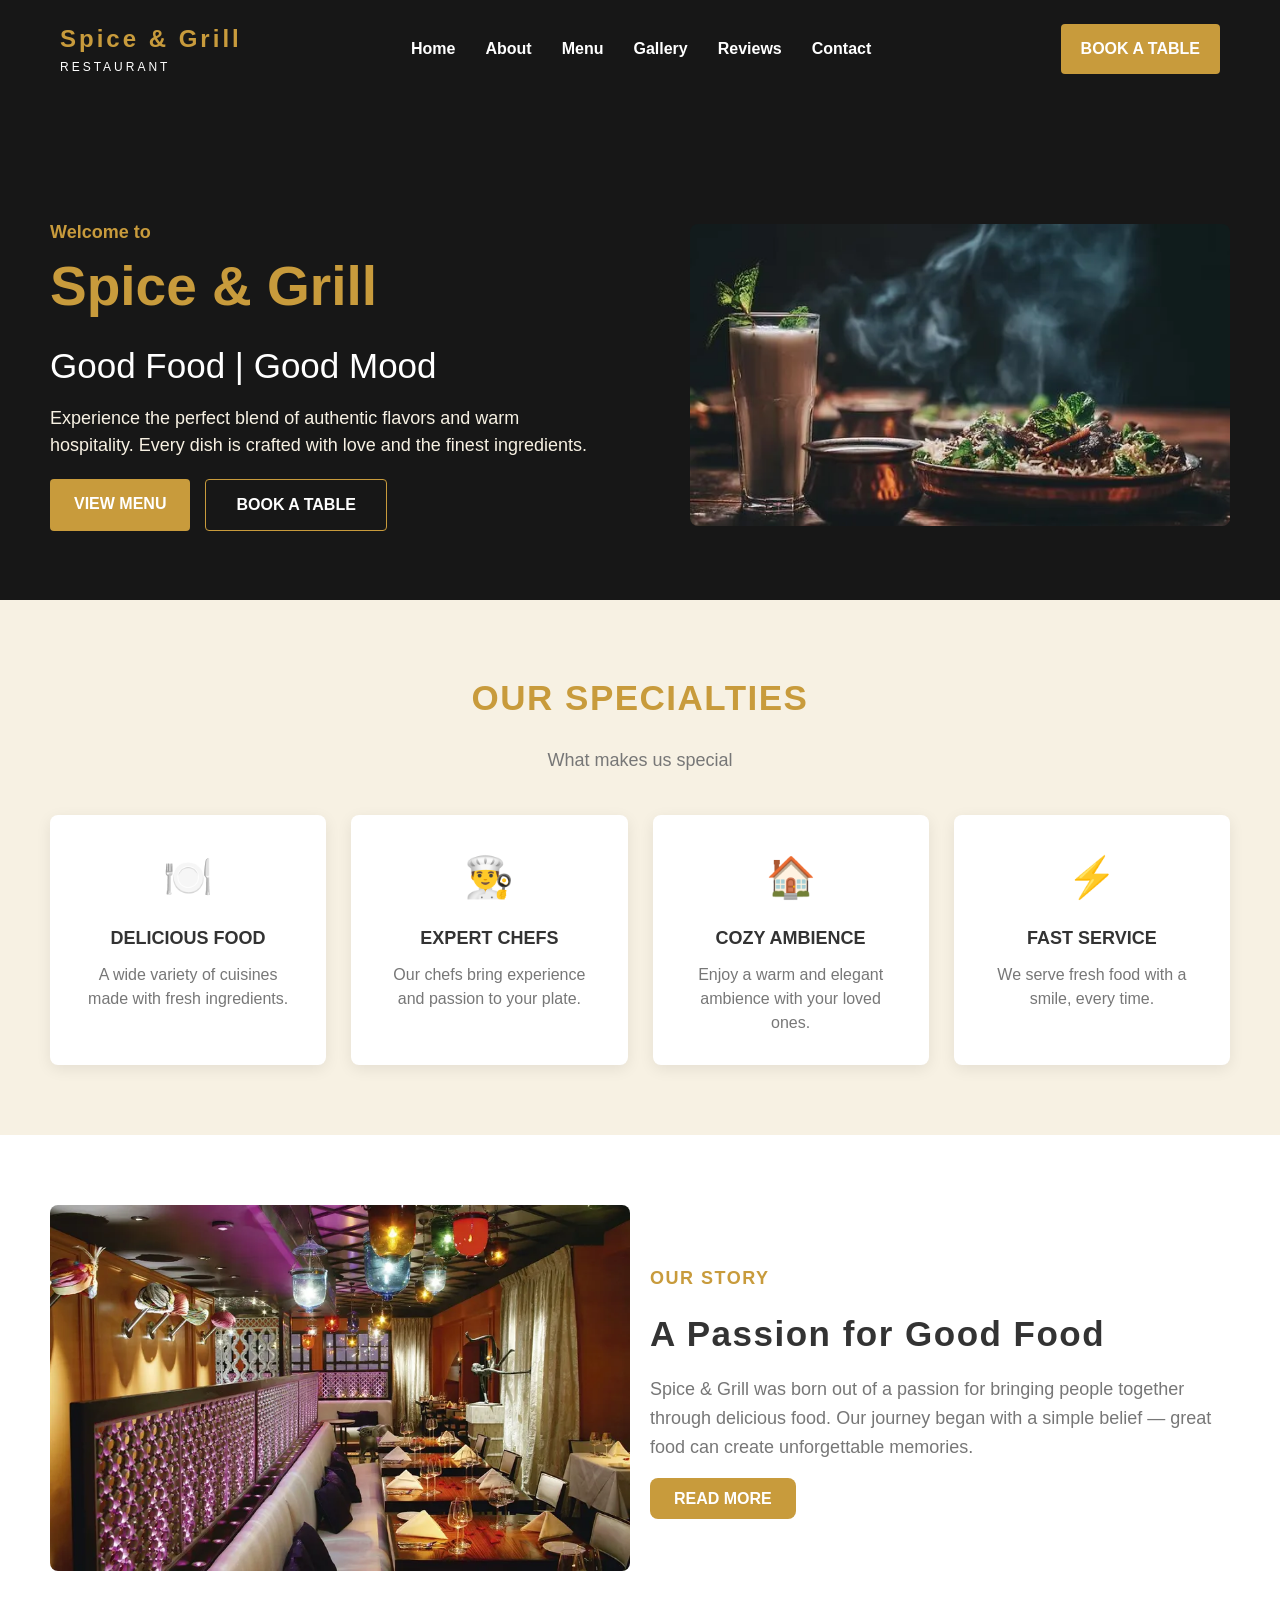
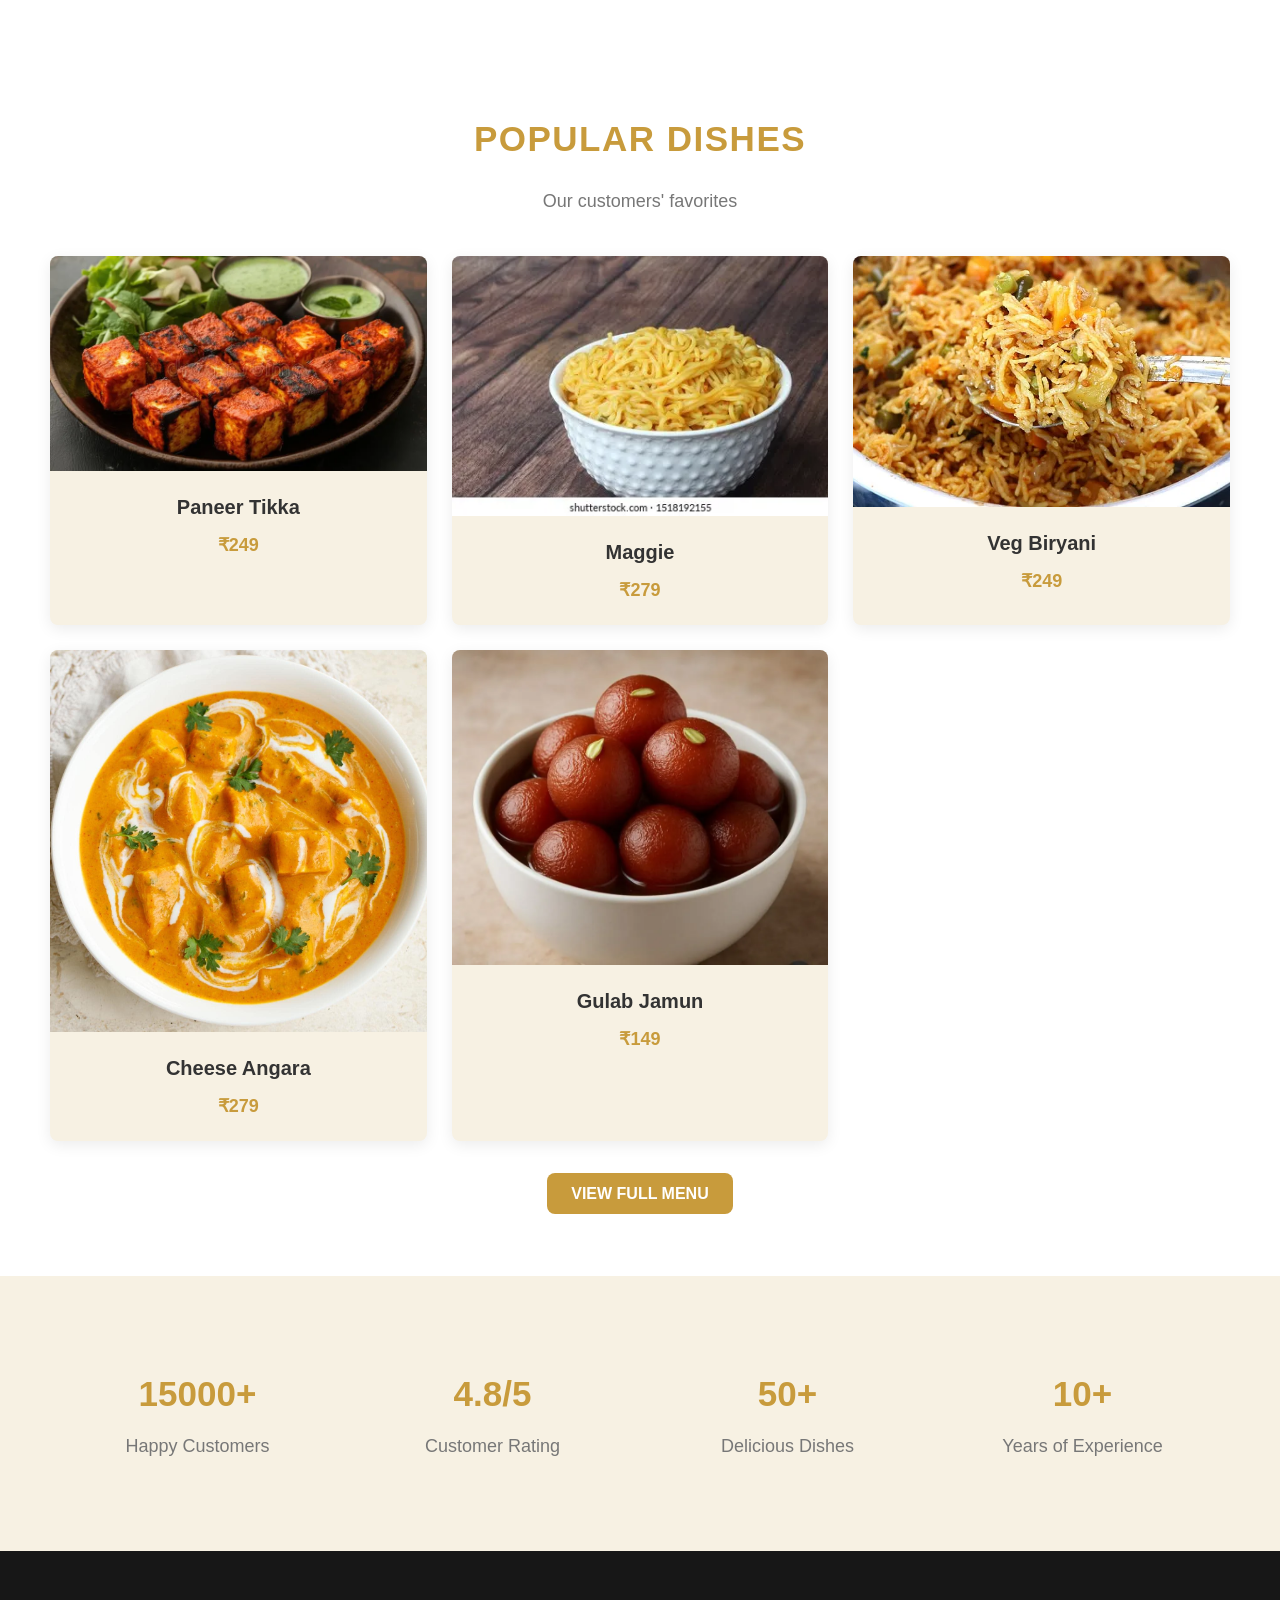
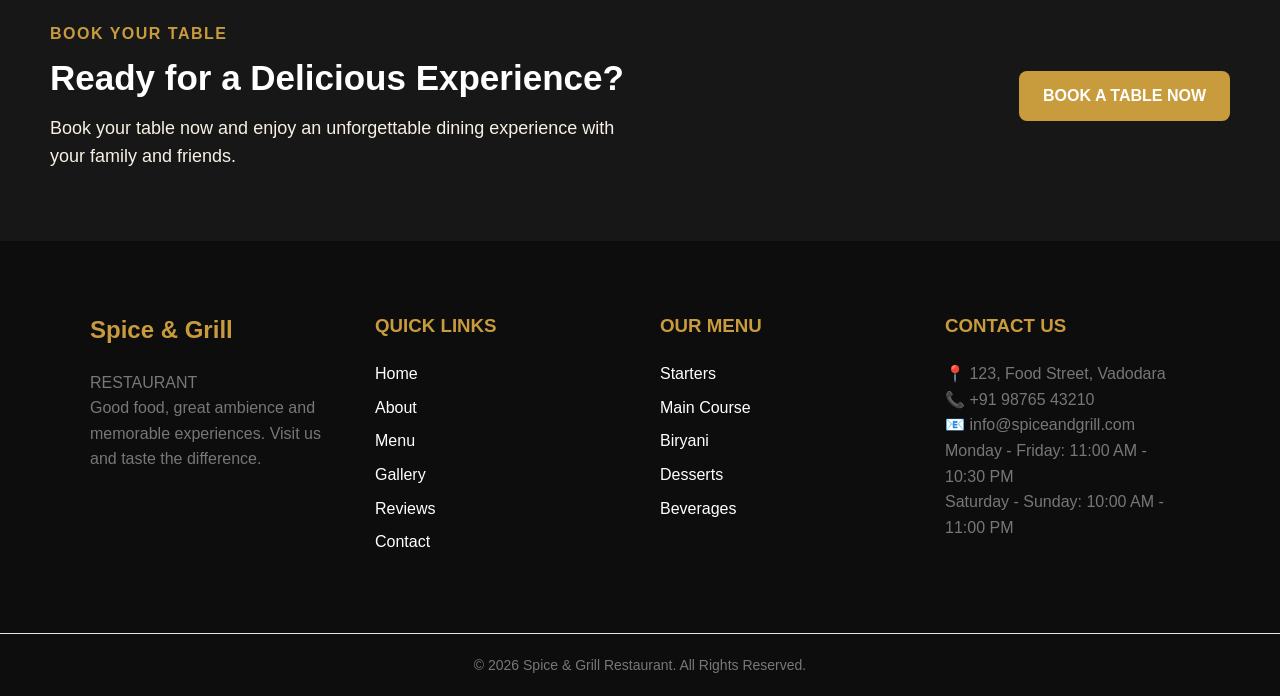
<file: index.html>
<!DOCTYPE html>
<html lang="en">
<head>
    <meta charset="UTF-8">
    <meta name="viewport" content="width=device-width, initial-scale=1.0">
    <title>Spice & Grill | Restaurant</title>
    <link rel="stylesheet" href="style.css">
</head>
<body>
    <header>
        <nav>
    <div class="logo">
        <h2>Spice & Grill</h2>
        <p>RESTAURANT</p>
    </div>
    <input type="checkbox" id="menu-toggle">
    <label for="menu-toggle" class="menu-icon">☰</label>
    <ul>
        <li><a href="index.html">Home</a></li>
        <li><a href="about.html">About</a></li>
        <li><a href="menu.html">Menu</a></li>
        <li><a href="gallery.html">Gallery</a></li>
        <li><a href="reviews.html">Reviews</a></li>
        <li><a href="contact.html">Contact</a></li>
    </ul>

    <a href="contact.html" class="nav-button">BOOK A TABLE</a>
</nav>
    </header>

    <main>
        <section class="hero">
            <div class="hero-content">
                <p class="hero-welcome">Welcome to</p>
                <h1>Spice & Grill</h1>
                <h2>Good Food | Good Mood</h2>
                <p class="hero-description">Experience the perfect blend of authentic flavors and warm hospitality. Every dish is crafted with love and the finest ingredients.</p>
                <div class="hero-buttons">
                    <a href="menu.html" class="btn-primary">VIEW MENU</a>
                    <a href="contact.html" class="btn-secondary">BOOK A TABLE</a>
                </div>
            </div>
            <div class="hero-image">
                <img src="index_1.webp" alt="Delicious grilled food">
            </div>
        </section>

        <section class="specialties">
            <div class="section-heading">
                <h2>OUR SPECIALTIES</h2>
                <p>What makes us special</p>
            </div>
            <div class="specialty-container">
                <article class="specialty-card">
                    <div class="icon">🍽️</div>
                    <h3>DELICIOUS FOOD</h3>
                    <p>A wide variety of cuisines made with fresh ingredients.</p>
                </article>
                <article class="specialty-card">
                    <div class="icon">👨‍🍳</div>
                    <h3>EXPERT CHEFS</h3>
                    <p>Our chefs bring experience and passion to your plate.</p>
                </article>
                <article class="specialty-card">
                    <div class="icon">🏠</div>
                    <h3>COZY AMBIENCE</h3>
                    <p>Enjoy a warm and elegant ambience with your loved ones.</p>
                </article>
                <article class="specialty-card">
                    <div class="icon">⚡</div>
                    <h3>FAST SERVICE</h3>
                    <p>We serve fresh food with a smile, every time.</p>
                </article>
            </div>
        </section>

        <section class="about-preview">
            <div class="about-image">
                <img src="index_2.webp" alt="Spice and Grill restaurant interior">
            </div>
            <div class="about-content">
                <p class="about-label">OUR STORY</p>
                <h2>A Passion for Good Food</h2>
                <p class="about-description">Spice & Grill was born out of a passion for bringing people together through delicious food. Our journey began with a simple belief — great food can create unforgettable memories.</p>
                <a href="about.html" class="about-btn">READ MORE</a>
            </div>
        </section>
        
        <section class="popular-dishes">
            <div class="section-heading">
                <h2>POPULAR DISHES</h2>
                <p>Our customers' favorites</p>
            </div>
            <div class="dish-container">
                <article class="dish-card">
                    <img src="index_3.webp" alt="Paneer Tikka">
                    <div class="dish-content">
                        <h3>Paneer Tikka</h3>
                        <p>₹249</p>
                    </div>
                </article>
                <article class="dish-card">
                    <img src="index_4.webp" alt="Maggie">
                    <div class="dish-content">
                        <h3>Maggie</h3>
                        <p>₹279</p>
                    </div>
                </article>
                <article class="dish-card">
                    <img src="index_5.webp" alt="Veg Biryani">
                    <div class="dish-content">
                        <h3>Veg Biryani</h3>
                        <p>₹249</p>
                    </div>
                </article>
                <article class="dish-card">
                    <img src="index_6.jpg" alt="Cheese Angara">
                    <div class="dish-content">
                        <h3>Cheese Angara</h3>
                        <p>₹279</p>
                    </div>
                </article>
                <article class="dish-card">
                    <img src="index_7.webp" alt="Gulab Jamun">
                    <div class="dish-content">
                        <h3>Gulab Jamun</h3>
                        <p>₹149</p>
                    </div>
                </article>
            </div>
            <div class="menu-button">
                <a href="menu.html">VIEW FULL MENU</a>
            </div>
        </section>

        <section class="statistics">
            <div class="stat">
                <h2>15000+</h2>
                <p>Happy Customers</p>
            </div>
            <div class="stat">
                <h2>4.8/5</h2>
                <p>Customer Rating</p>
            </div>
            <div class="stat">
                <h2>50+</h2>
                <p>Delicious Dishes</p>
            </div>
            <div class="stat">
                <h2>10+</h2>
                <p>Years of Experience</p>
            </div>
        </section>

        <section class="cta">
            <div class="cta-content">
                <p class="cta-label">BOOK YOUR TABLE</p>
                <h2>Ready for a Delicious Experience?</h2>
                <p>Book your table now and enjoy an unforgettable dining experience with your family and friends.</p>
            </div>
            <a href="contact.html" class="cta-btn">BOOK A TABLE NOW</a>
        </section>
    </main>

    <footer>
        <div class="footer-container">
            <div class="footer-about">
                <h2>Spice & Grill</h2>
                <p>RESTAURANT</p>
                <p>Good food, great ambience and memorable experiences. Visit us and taste the difference.</p>
            </div>
            <div class="footer-links">
                <h3>QUICK LINKS</h3>
                <a href="index.html">Home</a>
                <a href="about.html">About</a>
                <a href="menu.html">Menu</a>
                <a href="gallery.html">Gallery</a>
                <a href="reviews.html">Reviews</a>
                <a href="contact.html">Contact</a>
            </div>
            <div class="footer-menu">
                <h3>OUR MENU</h3>
                <a href="menu.html">Starters</a>
                <a href="menu.html">Main Course</a>
                <a href="menu.html">Biryani</a>
                <a href="menu.html">Desserts</a>
                <a href="menu.html">Beverages</a>
            </div>
            <div class="footer-contact">
                <h3>CONTACT US</h3>
                <p>📍 123, Food Street, Vadodara</p>
                <p>📞 +91 98765 43210</p>
                <p>📧 info@spiceandgrill.com</p>
                <p>Monday - Friday: 11:00 AM - 10:30 PM</p>
                <p>Saturday - Sunday: 10:00 AM - 11:00 PM</p>
            </div>
        </div>
        <div class="copyright">
            <p>© 2026 Spice & Grill Restaurant. All Rights Reserved.</p>
        </div>
    </footer>
</body>
</html>
</file>
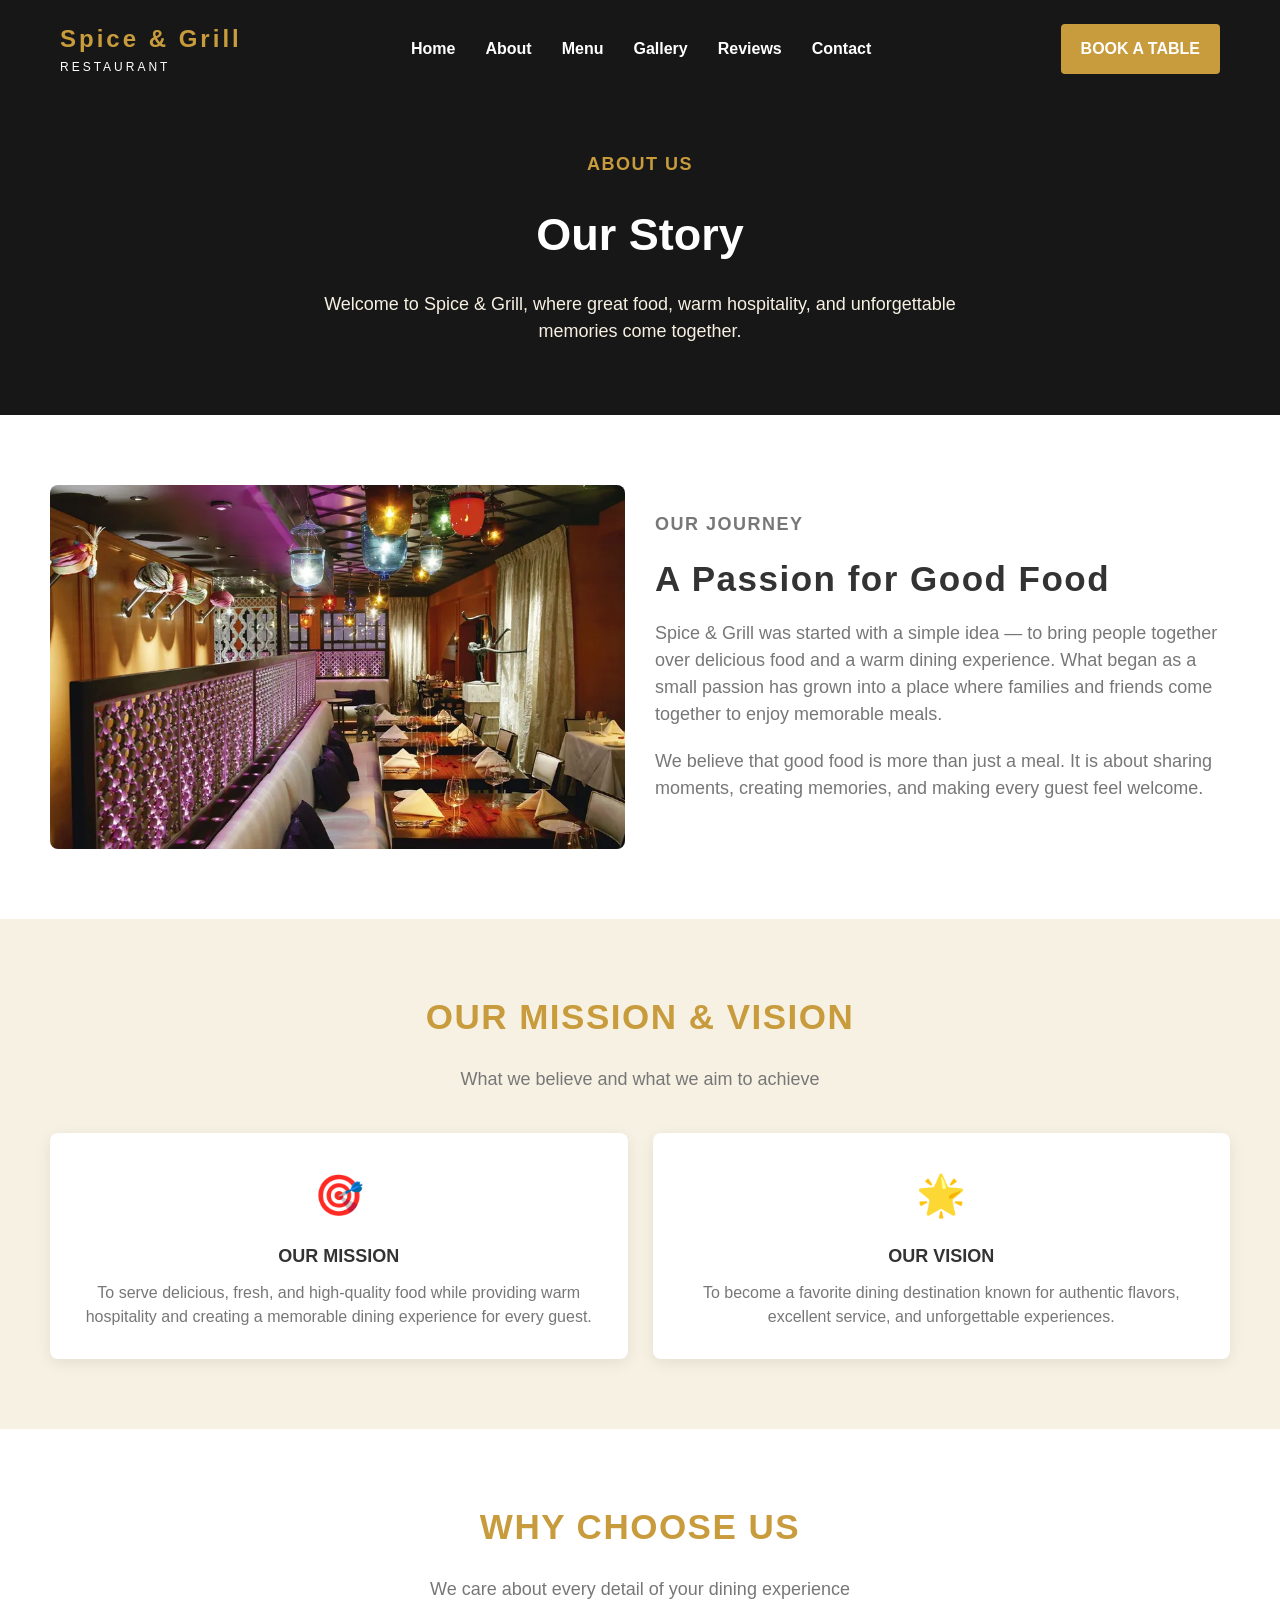
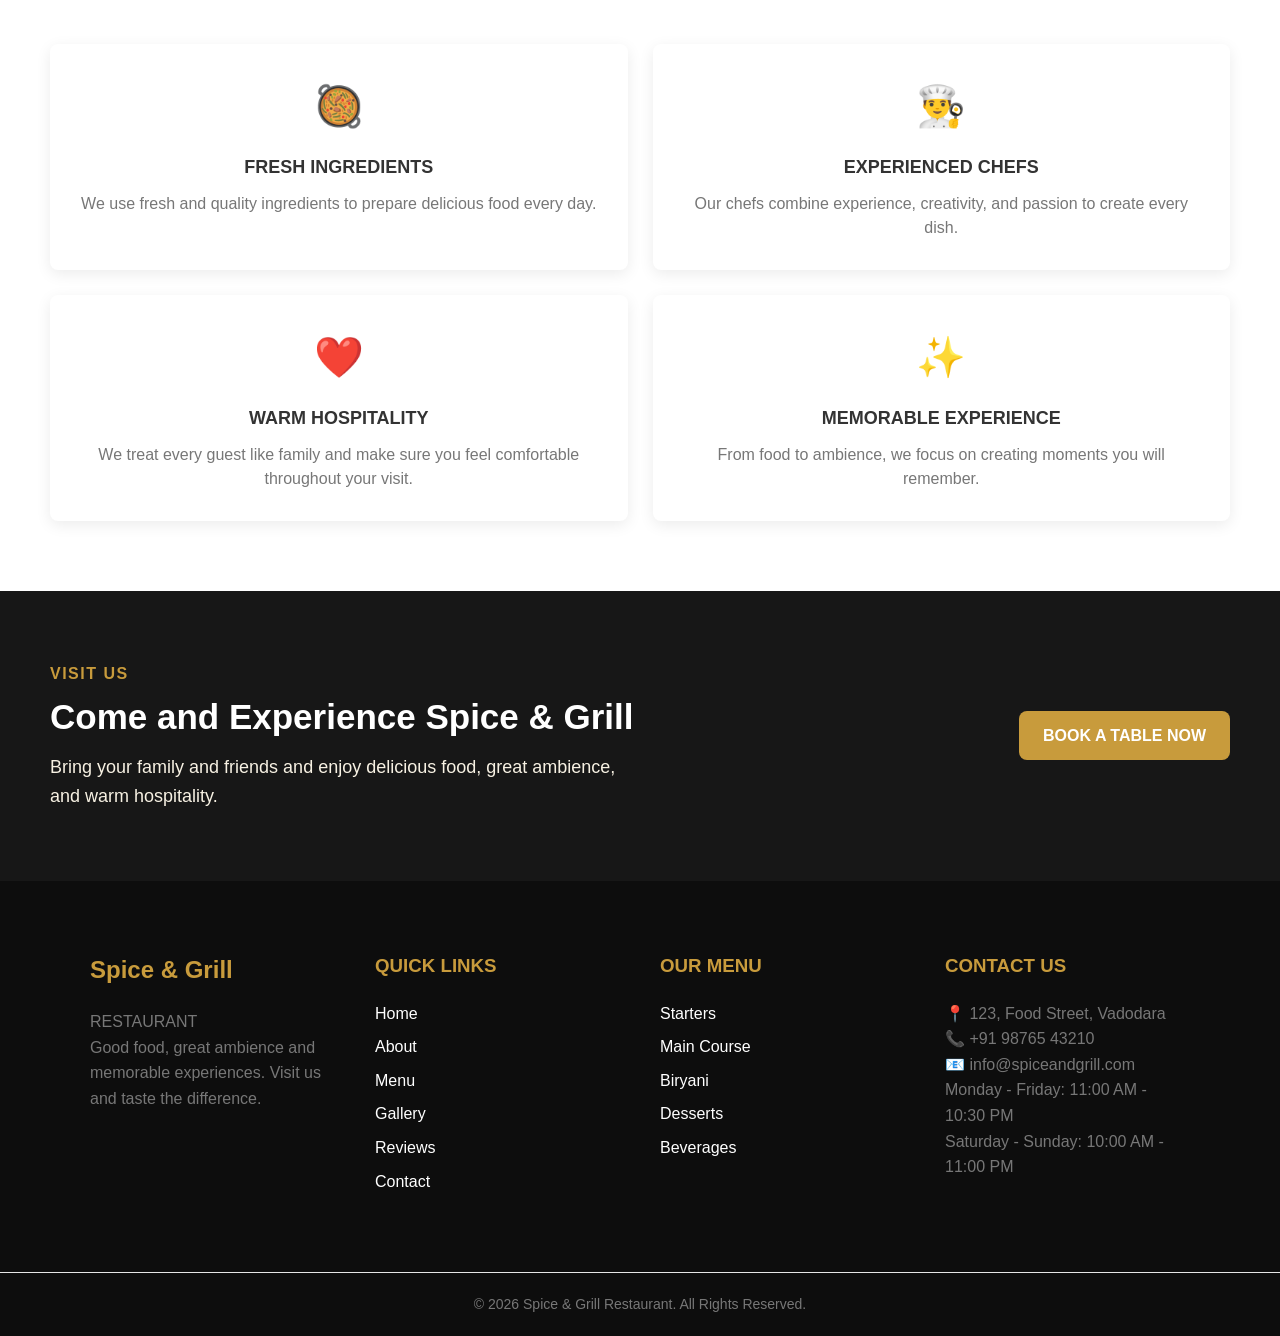
<file: about.html>
<!DOCTYPE html>
<html lang="en">
<head>
    <meta charset="UTF-8">
    <meta name="viewport" content="width=device-width, initial-scale=1.0">
    <title>About Us | Spice & Grill</title>
    <link rel="stylesheet" href="style.css">
</head>

<body>
    <header>
        <nav>
            <div class="logo">
                <h2>Spice & Grill</h2>
                <p>RESTAURANT</p>
            </div>
            <input type="checkbox" id="menu-toggle">
            <label for="menu-toggle" class="menu-icon">☰</label>
            <ul>
                <li><a href="index.html">Home</a></li>
                <li><a href="about.html">About</a></li>
                <li><a href="menu.html">Menu</a></li>
                <li><a href="gallery.html">Gallery</a></li>
                <li><a href="reviews.html">Reviews</a></li>
                <li><a href="contact.html">Contact</a></li>
            </ul>
            <a href="contact.html" class="nav-button">BOOK A TABLE</a>
        </nav>
    </header>
    <main>
        <section class="about-hero">
            <div class="about-hero-content">
                <p class="about-hero-label">ABOUT US</p>
                <h1>Our Story</h1>
                <p>Welcome to Spice & Grill, where great food, warm hospitality, and unforgettable memories come together.</p>
            </div>
        </section>
        <section class="our-story">
            <div class="story-image">
                <img src="index_2.webp" alt="Spice and Grill restaurant">
            </div>
            <div class="story-content">
                <p class="section-label">OUR JOURNEY</p>
                <h2>A Passion for Good Food</h2>
                <p>Spice & Grill was started with a simple idea — to bring people together over delicious food and a warm dining experience. What began as a small passion has grown into a place where families and friends come together to enjoy memorable meals.</p>
                <p>We believe that good food is more than just a meal. It is about sharing moments, creating memories, and making every guest feel welcome.</p>
            </div>
        </section>
        <section class="mission-vision">
            <div class="section-heading">
                <h2>OUR MISSION & VISION</h2>
                <p>What we believe and what we aim to achieve</p>
            </div>
            <div class="mission-container">
                <article class="mission-card">
                    <div class="icon">🎯</div>
                    <h3>OUR MISSION</h3>
                    <p>To serve delicious, fresh, and high-quality food while providing warm hospitality and creating a memorable dining experience for every guest.</p>
                </article>
                <article class="mission-card">
                    <div class="icon">🌟</div>
                    <h3>OUR VISION</h3>
                    <p>To become a favorite dining destination known for authentic flavors, excellent service, and unforgettable experiences.</p>
                </article>
            </div>
        </section>
        <section class="why-choose">
            <div class="section-heading">
                <h2>WHY CHOOSE US</h2>
                <p>We care about every detail of your dining experience</p>
            </div>
            <div class="why-container">
                <article class="why-card">
                    <div class="icon">🥘</div>
                    <h3>FRESH INGREDIENTS</h3>
                    <p>We use fresh and quality ingredients to prepare delicious food every day.</p>
                </article>
                <article class="why-card">
                    <div class="icon">👨‍🍳</div>
                    <h3>EXPERIENCED CHEFS</h3>
                    <p>Our chefs combine experience, creativity, and passion to create every dish.</p>
                </article>
                <article class="why-card">
                    <div class="icon">❤️</div>
                    <h3>WARM HOSPITALITY</h3>
                    <p>We treat every guest like family and make sure you feel comfortable throughout your visit.</p>
                </article>
                <article class="why-card">
                    <div class="icon">✨</div>
                    <h3>MEMORABLE EXPERIENCE</h3>
                    <p>From food to ambience, we focus on creating moments you will remember.</p>
                </article>
            </div>
        </section>
        <section class="cta">
            <div class="cta-content">
                <p class="cta-label">VISIT US</p>
                <h2>Come and Experience Spice & Grill</h2>
                <p>Bring your family and friends and enjoy delicious food, great ambience, and warm hospitality.</p>
            </div>
            <a href="contact.html" class="cta-btn">BOOK A TABLE NOW</a>
        </section>
    </main>
    <footer>
        <div class="footer-container">
            <div class="footer-about">
                <h2>Spice & Grill</h2>
                <p>RESTAURANT</p>
                <p>Good food, great ambience and memorable experiences. Visit us and taste the difference.</p>
            </div>
            <div class="footer-links">
                <h3>QUICK LINKS</h3>
                <a href="index.html">Home</a>
                <a href="about.html">About</a>
                <a href="menu.html">Menu</a>
                <a href="gallery.html">Gallery</a>
                <a href="reviews.html">Reviews</a>
                <a href="contact.html">Contact</a>
            </div>
            <div class="footer-menu">
                <h3>OUR MENU</h3>
                <a href="menu.html">Starters</a>
                <a href="menu.html">Main Course</a>
                <a href="menu.html">Biryani</a>
                <a href="menu.html">Desserts</a>
                <a href="menu.html">Beverages</a>
            </div>
            <div class="footer-contact">
                <h3>CONTACT US</h3>
                <p>📍 123, Food Street, Vadodara</p>
                <p>📞 +91 98765 43210</p>
                <p>📧 info@spiceandgrill.com</p>
                <p>Monday - Friday: 11:00 AM - 10:30 PM</p>
                <p>Saturday - Sunday: 10:00 AM - 11:00 PM</p>
            </div>
        </div>
        <div class="copyright">
            <p>© 2026 Spice & Grill Restaurant. All Rights Reserved.</p>
        </div>
    </footer>
</body>
</html>
</file>
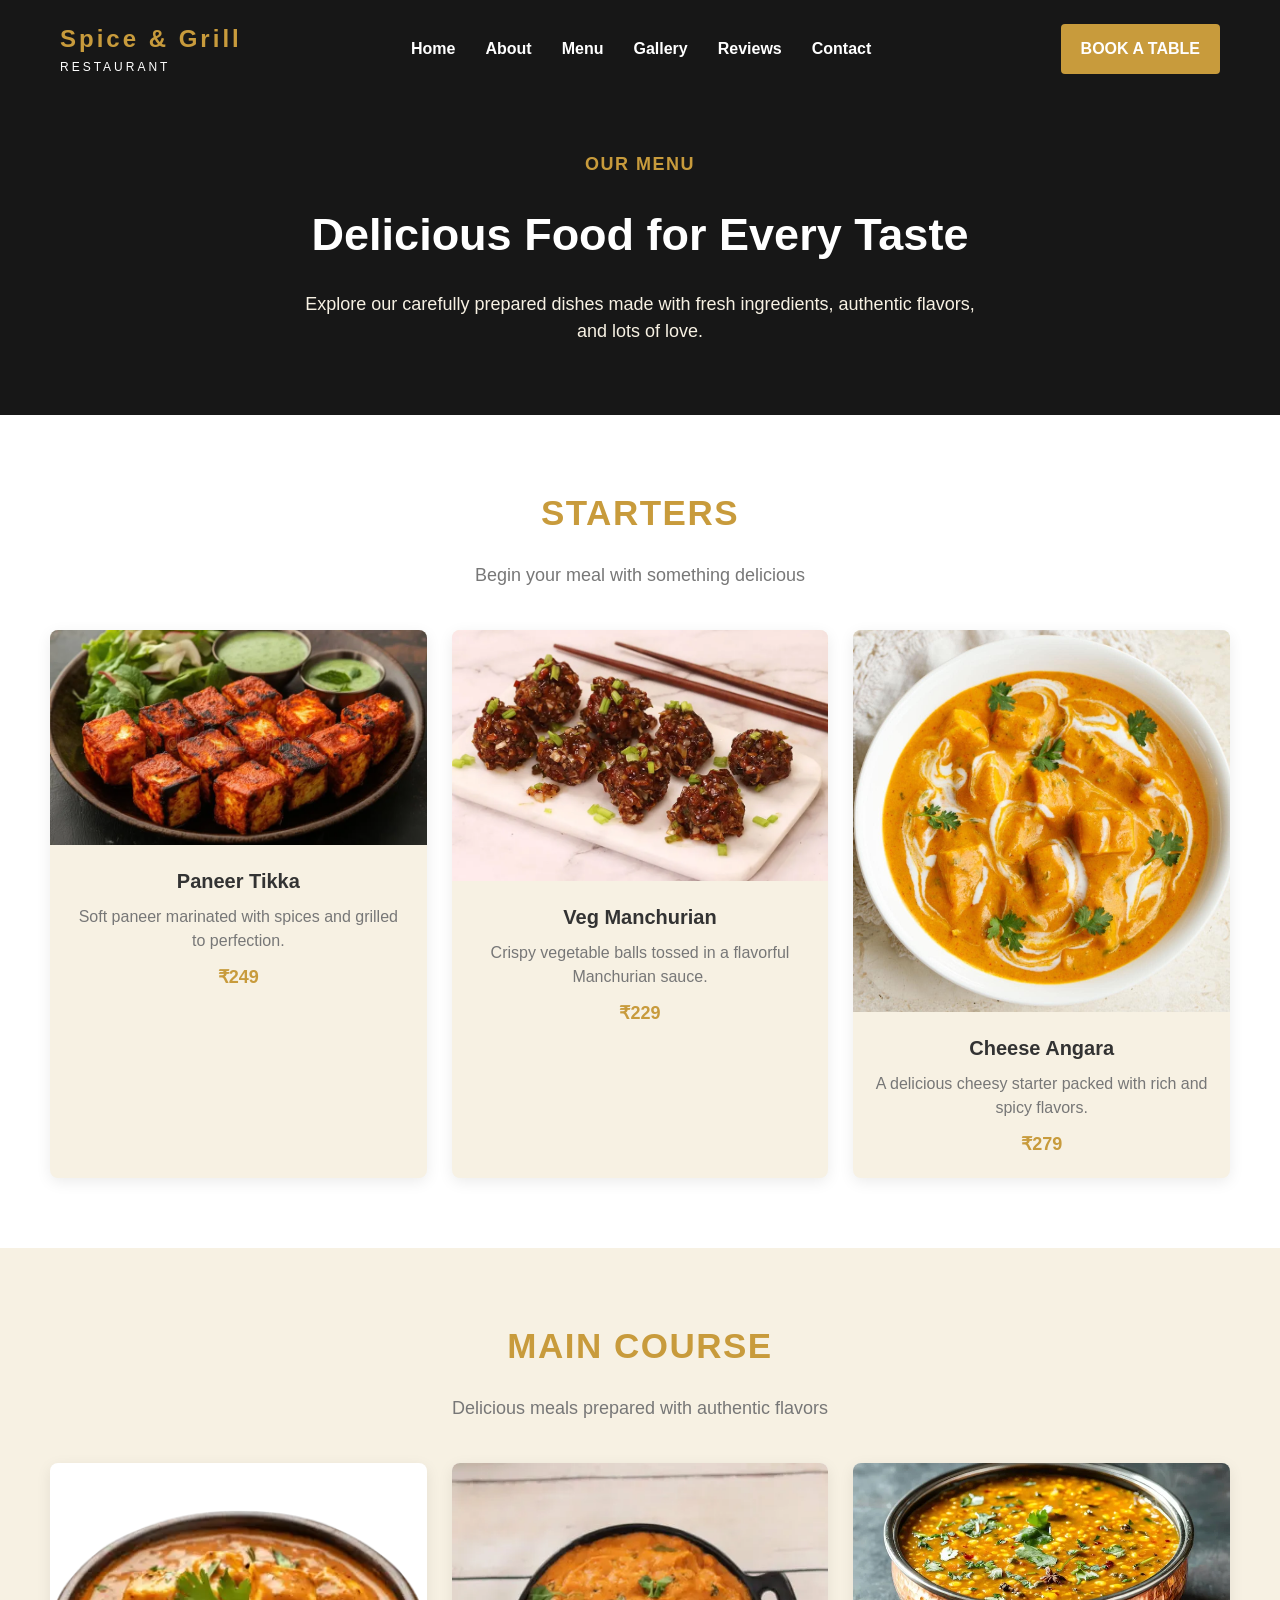
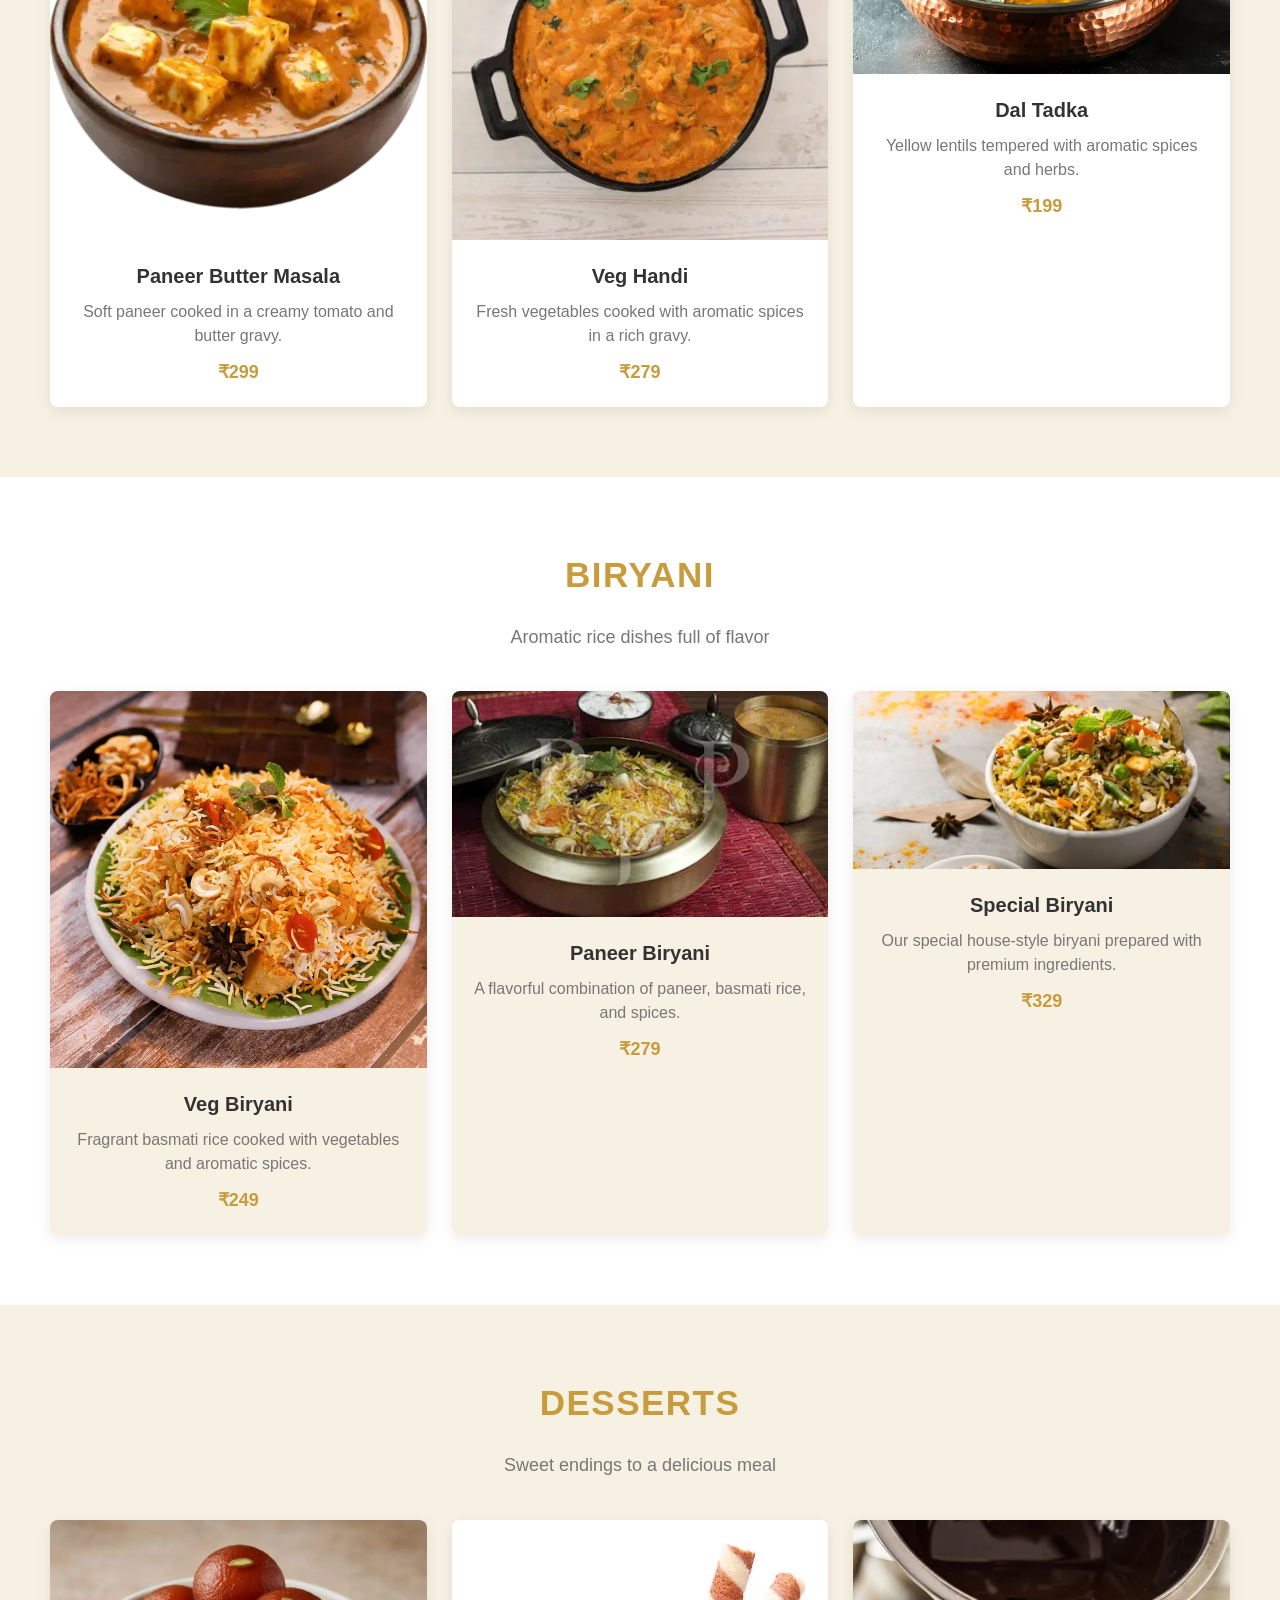
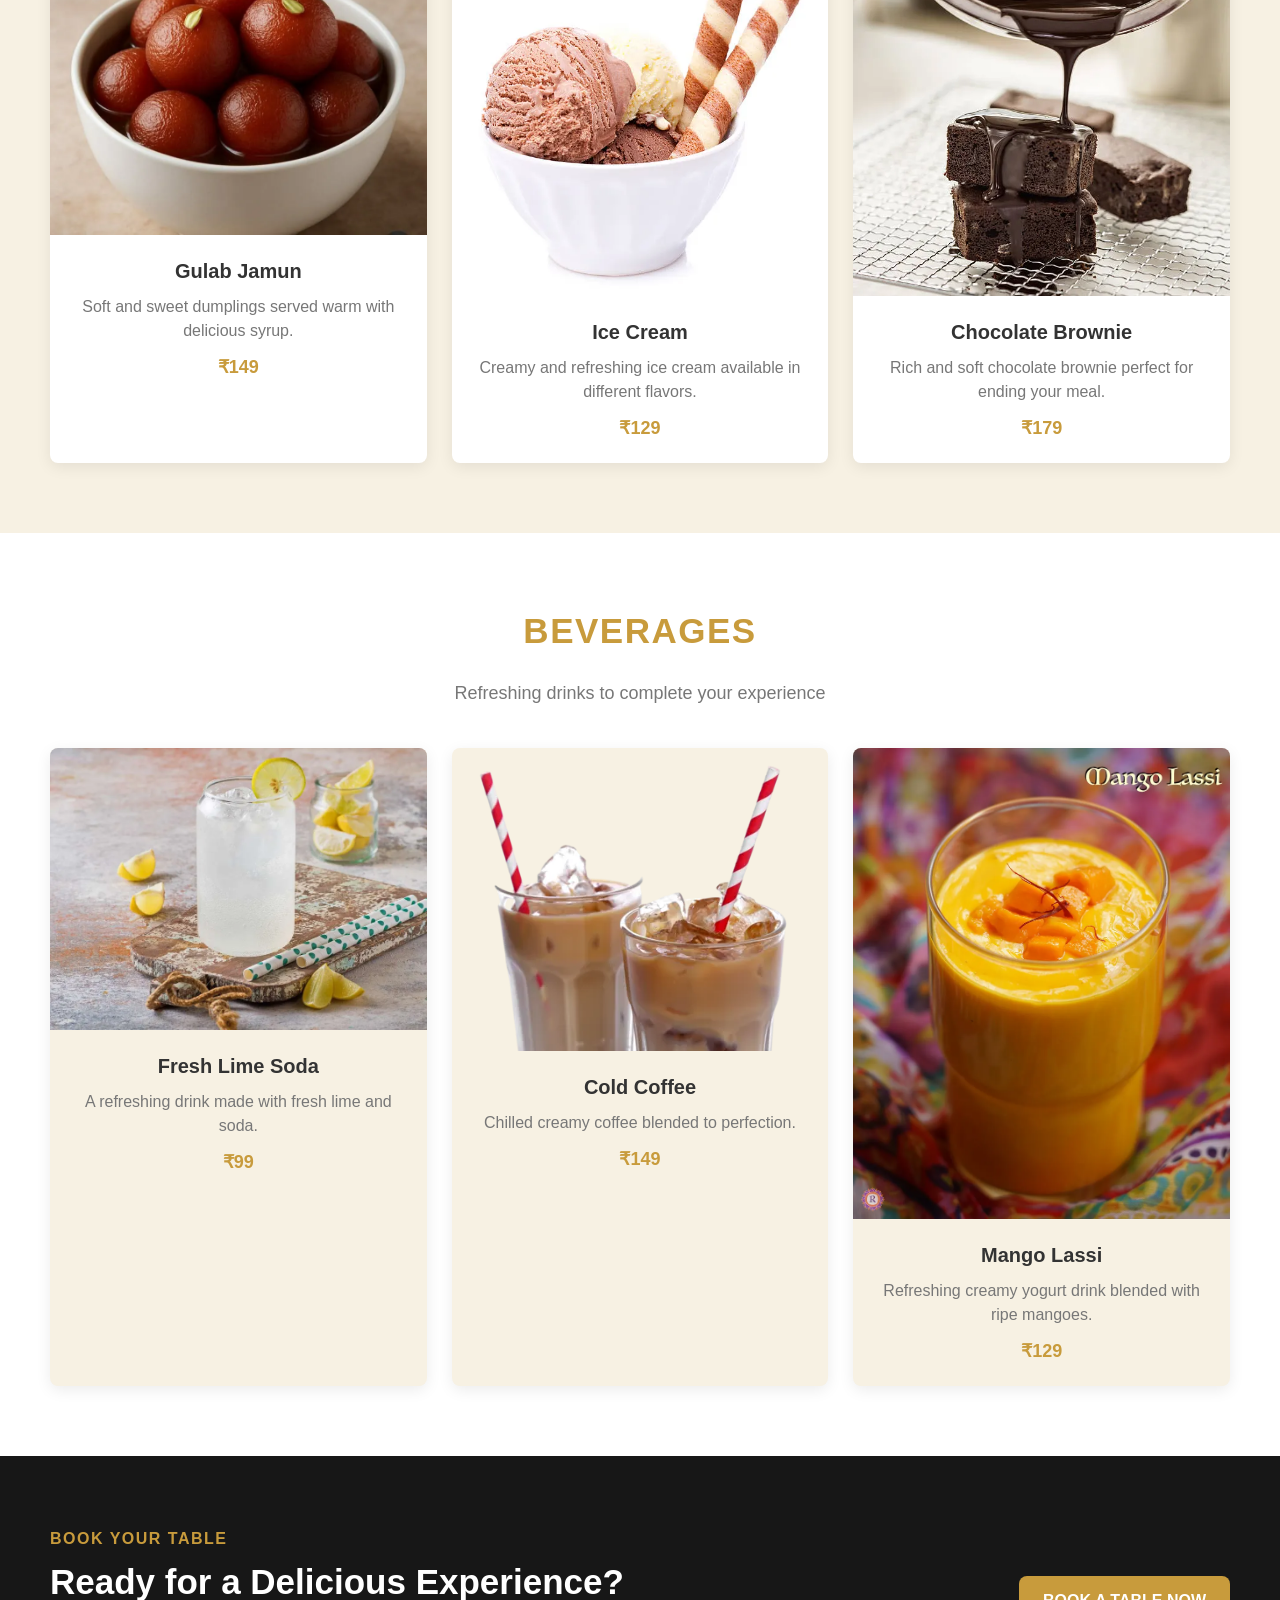
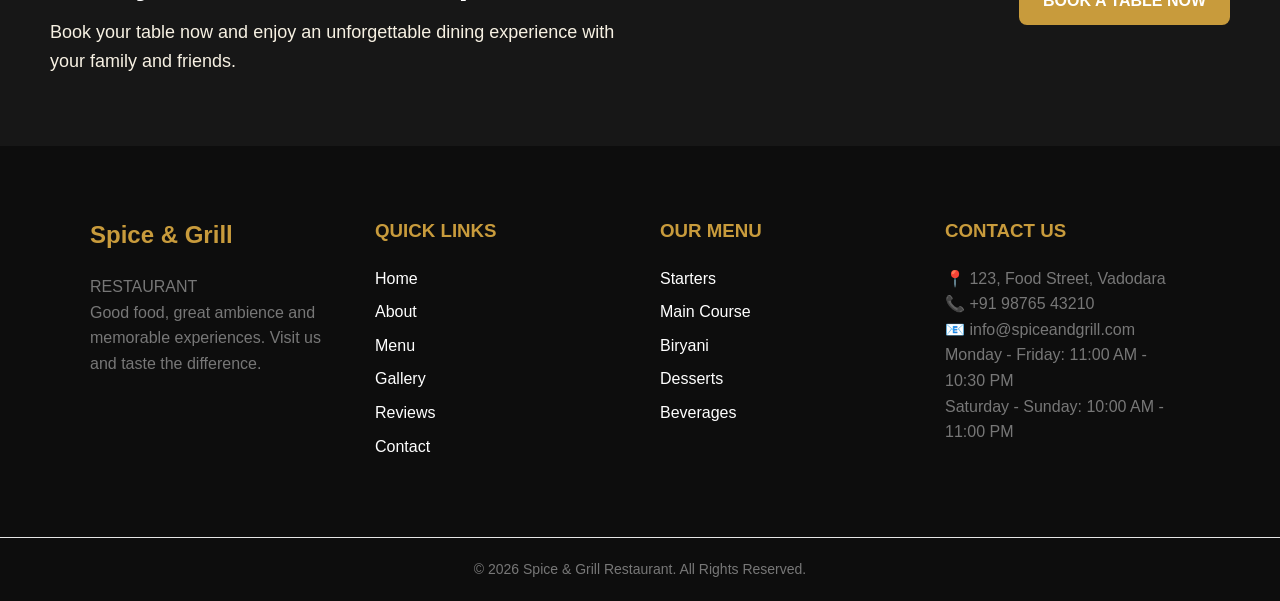
<file: menu.html>
<!DOCTYPE html>
<html lang="en">
<head>
    <meta charset="UTF-8">
    <meta name="viewport" content="width=device-width, initial-scale=1.0">
    <title>Menu | Spice & Grill</title>
    <link rel="stylesheet" href="style.css">
</head>

<body>
    <header>
        <nav>
            <div class="logo">
                <h2>Spice & Grill</h2>
                <p>RESTAURANT</p>
            </div>
            <input type="checkbox" id="menu-toggle">
            <label for="menu-toggle" class="menu-icon">☰</label>
            <ul>
                <li><a href="index.html">Home</a></li>
                <li><a href="about.html">About</a></li>
                <li><a href="menu.html">Menu</a></li>
                <li><a href="gallery.html">Gallery</a></li>
                <li><a href="reviews.html">Reviews</a></li>
                <li><a href="contact.html">Contact</a></li>
            </ul>
            <a href="contact.html" class="nav-button">BOOK A TABLE</a>
        </nav>
    </header>
    <main>
        <section class="menu-hero">
            <div class="menu-hero-content">
                <p class="menu-hero-label">OUR MENU</p>
                <h1>Delicious Food for Every Taste</h1>
                <p>Explore our carefully prepared dishes made with fresh ingredients, authentic flavors, and lots of love.</p>
            </div>
        </section>
        <section class="menu-section">
            <div class="section-heading">
                <h2>STARTERS</h2>
                <p>Begin your meal with something delicious</p>
            </div>
            <div class="menu-container">
                <article class="menu-card">
                    <img src="index_3.webp" alt="Paneer Tikka">
                    <div class="menu-card-content">
                        <h3>Paneer Tikka</h3>
                        <p>Soft paneer marinated with spices and grilled to perfection.</p>
                        <span>₹249</span>
                    </div>
                </article>
                <article class="menu-card">
                    <img src="menu_1.webp" alt="Veg Manchurian">
                    <div class="menu-card-content">
                        <h3>Veg Manchurian</h3>
                        <p>Crispy vegetable balls tossed in a flavorful Manchurian sauce.</p>
                        <span>₹229</span>
                    </div>
                </article>
                <article class="menu-card">
                    <img src="index_6.jpg" alt="Cheese Angara">
                    <div class="menu-card-content">
                        <h3>Cheese Angara</h3>
                        <p>A delicious cheesy starter packed with rich and spicy flavors.</p>
                        <span>₹279</span>
                    </div>
                </article>
            </div>
        </section>
        <section class="menu-section menu-section-alt">
            <div class="section-heading">
                <h2>MAIN COURSE</h2>
                <p>Delicious meals prepared with authentic flavors</p>
            </div>
            <div class="menu-container">
                <article class="menu-card">
                    <img src="menu_3.webp" alt="Paneer Butter Masala">
                    <div class="menu-card-content">
                        <h3>Paneer Butter Masala</h3>
                        <p>Soft paneer cooked in a creamy tomato and butter gravy.</p>
                        <span>₹299</span>
                    </div>
                </article>
                <article class="menu-card">
                    <img src="menu_2.webp" alt="Veg Handi">
                    <div class="menu-card-content">
                        <h3>Veg Handi</h3>
                        <p>Fresh vegetables cooked with aromatic spices in a rich gravy.</p>
                        <span>₹279</span>
                    </div>
                </article>
                <article class="menu-card">
                    <img src="menu_4.webp" alt="Dal Tadka">
                    <div class="menu-card-content">
                        <h3>Dal Tadka</h3>
                        <p>Yellow lentils tempered with aromatic spices and herbs.</p>
                        <span>₹199</span>
                    </div>
                </article>
            </div>
        </section>
        <section class="menu-section">
            <div class="section-heading">
                <h2>BIRYANI</h2>
                <p>Aromatic rice dishes full of flavor</p>
            </div>
            <div class="menu-container">
                <article class="menu-card">
                    <img src="menu_5.webp" alt="Veg Biryani">
                    <div class="menu-card-content">
                        <h3>Veg Biryani</h3>
                        <p>Fragrant basmati rice cooked with vegetables and aromatic spices.</p>
                        <span>₹249</span>
                    </div>
                </article>
                <article class="menu-card">
                    <img src="menu_6.webp" alt="Paneer Biryani">
                    <div class="menu-card-content">
                        <h3>Paneer Biryani</h3>
                        <p>A flavorful combination of paneer, basmati rice, and spices.</p>
                        <span>₹279</span>
                    </div>
                </article>
                <article class="menu-card">
                    <img src="menu_7.webp" alt="Special Biryani">
                    <div class="menu-card-content">
                        <h3>Special Biryani</h3>
                        <p>Our special house-style biryani prepared with premium ingredients.</p>
                        <span>₹329</span>
                    </div>
                </article>
            </div>
        </section>
        <section class="menu-section menu-section-alt">
            <div class="section-heading">
                <h2>DESSERTS</h2>
                <p>Sweet endings to a delicious meal</p>
            </div>
            <div class="menu-container">
                <article class="menu-card">
                    <img src="index_7.webp" alt="Gulab Jamun">
                    <div class="menu-card-content">
                        <h3>Gulab Jamun</h3>
                        <p>Soft and sweet dumplings served warm with delicious syrup.</p>
                        <span>₹149</span>
                    </div>
                </article>
                <article class="menu-card">
                    <img src="menu_8.webp" alt="Ice Cream">
                    <div class="menu-card-content">
                        <h3>Ice Cream</h3>
                        <p>Creamy and refreshing ice cream available in different flavors.</p>
                        <span>₹129</span>
                    </div>
                </article>
                <article class="menu-card">
                    <img src="menu_9.webp" alt="Brownie">
                    <div class="menu-card-content">
                        <h3>Chocolate Brownie</h3>
                        <p>Rich and soft chocolate brownie perfect for ending your meal.</p>
                        <span>₹179</span>
                    </div>
                </article>
            </div>
        </section>
        <section class="menu-section">
            <div class="section-heading">
                <h2>BEVERAGES</h2>
                <p>Refreshing drinks to complete your experience</p>
            </div>
            <div class="menu-container">
                <article class="menu-card">
                    <img src="menu_10.webp" alt="Fresh Lime Soda">
                    <div class="menu-card-content">
                        <h3>Fresh Lime Soda</h3>
                        <p>A refreshing drink made with fresh lime and soda.</p>
                        <span>₹99</span>
                    </div>
                </article>
                <article class="menu-card">
                    <img src="menu_11.webp" alt="Cold Coffee">
                    <div class="menu-card-content">
                        <h3>Cold Coffee</h3>
                        <p>Chilled creamy coffee blended to perfection.</p>
                        <span>₹149</span>
                    </div>
                </article>
                <article class="menu-card">
                    <img src="menu_12.webp" alt="Mango Lassi">
                    <div class="menu-card-content">
                        <h3>Mango Lassi</h3>
                        <p>Refreshing creamy yogurt drink blended with ripe mangoes.</p>
                        <span>₹129</span>
                    </div>
                </article>
            </div>
        </section>
        <section class="cta">
            <div class="cta-content">
                <p class="cta-label">BOOK YOUR TABLE</p>
                <h2>Ready for a Delicious Experience?</h2>
                <p>Book your table now and enjoy an unforgettable dining experience with your family and friends.</p>
            </div>
            <a href="contact.html" class="cta-btn">BOOK A TABLE NOW</a>
        </section>
    </main>
    <footer>
        <div class="footer-container">
            <div class="footer-about">
                <h2>Spice & Grill</h2>
                <p>RESTAURANT</p>
                <p>Good food, great ambience and memorable experiences. Visit us and taste the difference.</p>
            </div>
            <div class="footer-links">
                <h3>QUICK LINKS</h3>
                <a href="index.html">Home</a>
                <a href="about.html">About</a>
                <a href="menu.html">Menu</a>
                <a href="gallery.html">Gallery</a>
                <a href="reviews.html">Reviews</a>
                <a href="contact.html">Contact</a>
            </div>
            <div class="footer-menu">
                <h3>OUR MENU</h3>
                <a href="menu.html">Starters</a>
                <a href="menu.html">Main Course</a>
                <a href="menu.html">Biryani</a>
                <a href="menu.html">Desserts</a>
                <a href="menu.html">Beverages</a>
            </div>
            <div class="footer-contact">
                <h3>CONTACT US</h3>
                <p>📍 123, Food Street, Vadodara</p>
                <p>📞 +91 98765 43210</p>
                <p>📧 info@spiceandgrill.com</p>
                <p>Monday - Friday: 11:00 AM - 10:30 PM</p>
                <p>Saturday - Sunday: 10:00 AM - 11:00 PM</p>
            </div>
        </div>
        <div class="copyright">
            <p>© 2026 Spice & Grill Restaurant. All Rights Reserved.</p>
        </div>
    </footer>
</body>
</html>
</file>
<file: style.css>
:root {
    --primary-color: #C89B3C;
    --dark-color: #171717;
    --darker-color: #0D0D0D;
    --cream-color: #F7F1E3;
    --white-color: #FFFFFF;
    --text-color: #333333;
    --light-text-color: #777777;
    --border-color: #E5E5E5;
}

*{
    margin:0;
    padding:0;
    box-sizing:border-box;
}

html{
    scroll-behavior: smooth;
}

body{
    font-family:Arial, sans-serif;
    color:var(--text-color);
    line-height: 1.6;
    background-color: var(--white-color);
}

a{
    text-decoration: none;
    color:inherit;
}

img{
    width:100%;
    display:block;
}

header{
    width:100%;
    background-color: var(--dark-color);
    position: fixed;
    top: 0;
    left: 0;
    z-index: 1000;
}

nav{
    max-width: 1200px;
    margin: auto;
    padding: 20px;
    display: flex;
    align-items: center;
    justify-content: space-between;
}

.logo{
    color:var(--white-color);
}

.logo h2{
    color:var(--primary-color);
    letter-spacing:3px;
}

.logo p{
    color: var(--white-color);
    font-size: 12px;
    letter-spacing: 3px;
}

nav ul{
    list-style: none;
    display:flex;
    gap:30px;
}

nav ul a{
    color:var(--white-color);
    font-weight:600;
    font-size:16px;
}

nav ul a:hover{
    color:var(--primary-color);
}

nav > a{
    background-color: var(--primary-color);
    margin-left:20px;
    color:var(--white-color);
    padding:12px 20px;
    text-align:center;
    font-weight:bold;
    border-radius:4px;
    transition: 0.3s ease;
}

nav > a:hover{
    opacity: 0.7;
}

/* Hero Section*/

.hero{
    display:flex;
    align-items:center;
    padding-top:150px;
    min-height: 600px;
    background-color: var(--dark-color);
}

.hero-content{
    width:50%;
    color: var(--white-color);
    padding:40px 50px;
}

.hero-content h1{
    color: var(--primary-color);
    font-size: 55px;
    font-weight:700;
    line-height:1.1;
    margin-bottom:30px;
}

.hero-content h2{
    color: var(--white-color);
    font-size:35px;
    font-weight:500;
    line-height: 1.1;
    margin-bottom:20px;
}

.hero-description{
    color: var(--cream-color);
    font-size:18px;
    line-height:1.5;
    max-width: 550px;
    margin-bottom:20px;
}

.hero-welcome{
    color: var(--primary-color);
    font-size: 18px;
    line-height:1.5;
    font-weight:600;
    margin-bottom:10px;
}

.hero-buttons{
    display:flex;
    gap:15px;
    margin-top:20px;
}

.btn-primary{
    background: var(--primary-color);
    color:var(--white-color);
    padding:12px 24px;
    text-align:center;
    font-weight: 600;
    border-radius:4px;
    transition: 0.3s ease;
}

.btn-secondary{
    background: transparent;
    color: var(--white-color);
    padding:12px 30px;
    text-align:center;
    border: 1px solid var(--primary-color);
    font-weight:600;
    border-radius:4px;
    transition:0.3s ease;
}

.hero-image{
    width:50%;
    padding:40px 50px;
}

.hero-image img {
    width:100%;
    height:auto;
    border-radius: 8px;
}

.btn-primary:hover{
   opacity: 0.7;
}

.btn-secondary:hover{
    opacity:0.7;
}

/*specialties section*/

.specialties{
    background-color: var(--cream-color);
    text-align:center;
    padding:70px 50px;
}

.section-heading{
    text-align:center;
    max-width:600px;
    margin:0 auto 40px;
}

.section-heading h2{
    font-weight:bold;
    font-size:35px;
    color: var(--primary-color);
    letter-spacing:1.5px;
    margin-bottom:20px;
}

.section-heading p{
    color: var(--light-text-color);
    font-size:18px;
}

.specialty-container{
    display:grid;
    grid-template-columns: repeat(4,1fr);
    gap:25px;
}

.specialty-card{
    background: var(--white-color);
    padding:30px;
    border-radius:8px;
    text-align:center;
    box-shadow:0 4px 15px rgba(0, 0, 0, 0.08);
    transition: 0.3s ease;
}

.icon{
    font-size:40px;
    color:var(--primary-color);
    margin-bottom:15px;
}

.specialty-card h3{
    font-size:18px;
    font-weight:bold;
    margin-bottom: 10px;
}

.specialty-card p{
    color: var(--light-text-color);
    font-size: 16px;
    line-height: 1.5;
}

.specialty-card:hover {
    transform: translateY(-5px);
}

/*about section*/

.about-preview{
    display:flex;
    align-items: center;
    padding:70px 50px;
    gap:20px;
}

.about-image{
    width:50%;
}

.about-image img{
    width:100%;
    border-radius:8px;
}

.about-content{
    width:50%;
}

.about-label{
    color: var(--primary-color);
    font-size:18px;
    font-weight:bold;
    letter-spacing: 1.5px;
    margin-bottom:20px;
}

.about-content h2{
    font-size:35px;
    font-weight:bold;
    line-height:1.2;
    letter-spacing:1.5px;
    margin-bottom:20px;
}

.about-description{
    color: var(--light-text-color);
    font-size:18px;
    line-height:1.6;
    margin-bottom:25px;
}

.about-btn{
    background: var(--primary-color);
    color:var(--white-color);
    padding:12px 24px;
    text-align:center;
    border-radius: 8px;
    font-weight: 600;
    transition: 0.3s ease;
}

.about-btn:hover{
    opacity: 0.7;
}

/*popular dishes*/

.popular-dishes{
    background: var(--white-color);
    text-align:center;
    padding:70px 50px;
}

.dish-container{
    display:grid;
    grid-template-columns: repeat(3,1fr);
    gap:25px;
}

.dish-card{
    background: var(--cream-color);
    text-align:center;
    border-radius:8px;
    overflow: hidden;
    box-shadow:  0 4px 15px rgba(0, 0, 0, 0.08);
    transition:0.3s ease;
}

.dish-card img{
    width:100%;
    height:auto;
}

.dish-content{
    padding:20px;
}

.dish-content h3{
    font-size:20px;
    color: var(--text-color);
    margin-bottom:8px;
    font-weight:bold;
}

.dish-content p{
    color: var(--primary-color);
    font-size:18px;
    font-weight:bold;
}

.dish-card:hover {
    transform:translateY(-5px);
}

.menu-button{
    margin-top:40px;
}

.menu-button a{
    background: var(--primary-color);
    color: var(--white-color);
    padding:12px 24px;
    border-radius:8px;
    text-align:center;
    font-weight:bold;
    transition: 0.3s ease;
}

.menu-button a:hover{
    opacity: 0.7;
}

/*Statistics section*/

.statistics{
    display:grid;
    grid-template-columns: repeat(4,1fr);
    padding:70px 50px;
    text-align:center;
    background: var(--cream-color);
}

.stat{
    padding:20px;
}

.stat h2{
    font-size:35px;
    color: var(--primary-color);
    font-weight:bold;
    margin-bottom:10px;
}

.stat p{
    font-size:18px;
    color:var(--light-text-color);
}

.cta{
    display:flex;
    align-items: center;
    justify-content:space-between;
    padding:70px 50px;
    background-color:var(--dark-color);
}

.cta-content{
    width:65%;
}

.cta-label{
    color: var(--primary-color);
    font-size: 16px;
    font-weight: 600;
    letter-spacing: 1.5px;
    margin-bottom: 10px;
}

.cta-content h2 {
    color: var(--white-color);
    font-size: 35px;
    line-height: 1.2;
    margin-bottom: 15px;
}

.cta-content p:last-child {
    color: var(--cream-color);
    font-size: 18px;
    line-height: 1.6;
    max-width: 600px;
}

.cta-btn {
    background: var(--primary-color);
    color: var(--white-color);
    padding: 12px 24px;
    font-weight: 600;
    border-radius: 8px;
    transition: 0.3s ease;
}

.cta-btn:hover {
    opacity: 0.7;
}

/*footer section*/


footer {
    background-color: var(--darker-color);
    color: var(--white-color);
}

.footer-container {
    display: grid;
    grid-template-columns: repeat(4, 1fr);
    gap: 40px;
    padding: 70px 50px;
    max-width: 1200px;
    margin: auto;
}

footer h2,
footer h3 {
    color: var(--primary-color);
    margin-bottom: 20px;
}

footer p {
    color: var(--light-text-color);
    font-size: 16px;
    line-height: 1.6;
}

.footer-links a,
.footer-menu a {
    color: var(--white-color);
    display:block;
    transition: 0.3s ease;
    margin-bottom:8px;
}

.footer-links a:hover,
.footer-menu a:hover{
    opacity: 0.7;
}

.copyright{
    text-align: center;
    padding: 20px 50px;
    border-top: 1px solid var(--border-color);
}

.copyright p{
    font-size:14px;
}

#menu-toggle {
    display: none;
}

.menu-icon {
    display: none;
}

/*---------------------
-----------------------
    For About.html page
-----------------------
-----------------------*/  

.about-hero{
    display:flex;
    align-items:center;
    justify-content:center;
    min-height:400px;
    padding:150px 50px 70px;
    background-color:var(--dark-color);
    text-align:center;
}

.about-hero-content{
    max-width:700px;
    color:var(--white-color);
}

.about-hero-label{
    letter-spacing:1.5px;
    color: var(--primary-color);
    font-weight: bold;
    font-size:18px;
    margin-bottom: 20px;
}

.about-hero-content h1{
    color: var(--white-color);
    font-size:45px;
    font-weight:bold;
    margin-bottom:20px;
}

.about-hero-content > p:last-child{
    color: var(--cream-color);
    font-size:18px;
    line-height:1.5;
}

/*story section*/

.our-story{
    display:flex;
    align-items:center;
    padding:70px 50px;
    gap:30px;
}

.story-image {
    width: 50%;
}

.story-image img {
    width: 100%;
    border-radius: 8px;
}

.story-content{
    width:50%;
}

.section-label{
    color:var(--primary-color);
    font-size:18px;
    font-weight:bold;
    letter-spacing:1.5px;
    margin-bottom:20px;
}

.story-content h2{
    font-size:35px;
    font-weight:bold;
    line-height:1.2;
    letter-spacing:1.5px;
    margin-bottom:20px;
}

.story-content p{
    color:var(--light-text-color);
    font-size:18px;
    line-height:1.5;
    margin-bottom:20px;
}

/*mission section*/

.mission-vision{
    background-color:var(--cream-color);
    text-align:center;
    padding:70px 50px;
}

.mission-container{
    display:grid;
    grid-template-columns:repeat(2,1fr);
    gap:25px;
}

.mission-card{
    background:var(--white-color);
    padding:30px;
    border-radius:8px;
    text-align:center;
    box-shadow:0 4px 15px rgba(0, 0, 0, 0.08);
    transition:0.3s ease;
}

.mission-card h3{
    font-size:18px;
    font-weight:bold;
    color:var(--text-color);
    margin-bottom:10px;
}

.mission-card p{
    color:var(--light-text-color);
    font-size:16px;
    line-height:1.5;
}

/*why-choose section*/

.why-choose{
    background-color:var(--white-color);
    text-align:center;
    padding:70px 50px;
}

.why-container{
    display:grid;
    grid-template-columns:repeat(2,1fr);
    gap:25px;
}

.why-card{
    background:var(--white-color);
    padding:30px;
    border-radius:8px;
    text-align:center;
    box-shadow:0 4px 15px rgba(0, 0, 0, 0.08);
    transition:0.3s ease;
}

.why-card h3{
    font-size:18px;
    font-weight:bold;
    color:var(--text-color);
    margin-bottom:10px;
}

.why-card p{
    color:var(--light-text-color);
    font-size:16px;
    line-height:1.5;
}

.why-card:hover{
    transform:translateY(-5px);
}

/*---------------------
-----------------------
    For Menu.html page
-----------------------
-----------------------*/

.menu-hero{
    display:flex;
    align-items:center;
    justify-content:center;
    min-height:400px;
    padding:150px 50px 70px;
    background-color:var(--dark-color);
    text-align:center;
}

.menu-hero-content{
    max-width:700px;
    color:var(--white-color);
}

.menu-hero-label{
    letter-spacing:1.5px;
    color:var(--primary-color);
    font-weight:bold;
    font-size:18px;
    margin-bottom:20px;
}

.menu-hero-content h1{
    color:var(--white-color);
    font-size:45px;
    font-weight:bold;
    margin-bottom:20px;
}

.menu-hero-content > p:last-child{
    color:var(--cream-color);
    font-size:18px;
    line-height:1.5;
}

/*menu-section*/

.menu-section{
    background-color:var(--white-color);
    text-align:center;
    padding:70px 50px;
}

.menu-section-alt{
    background-color:var(--cream-color);
}

.menu-container{
    display:grid;
    grid-template-columns:repeat(3,1fr);
    gap:25px;
}

.menu-card{
    background:var(--cream-color);
    text-align:center;
    border-radius:8px;
    overflow:hidden;
    box-shadow:0 4px 15px rgba(0, 0, 0, 0.08);
    transition:0.3s ease;
}

.menu-section-alt .menu-card{
    background-color: var(--white-color);
}

.menu-card img{
    width:100%;
}

.menu-card-content{
    padding:20px;
}

.menu-card-content h3{
    font-size:20px;
    color:var(--text-color);
    margin-bottom:8px;
    font-weight:bold;
}

.menu-card-content p{
    color:var(--light-text-color);
    font-size:16px;
    line-height:1.5;
    margin-bottom:10px;
}

.menu-card-content span{
    color:var(--primary-color);
    font-size:18px;
    font-weight:bold;
}

.menu-card:hover{
    transform:translateY(-5px);
}

/*for small laptop or tablet*/
@media (max-width: 900px) {

    nav ul {
        gap: 15px;
    }

    nav ul a {
        font-size: 14px;
    }

    nav > .nav-button {
        padding: 10px 15px;
    }

    .hero {
        flex-direction: column;
        padding-top: 120px;
    }

    .hero-content {
        width: 100%;
        padding: 40px 30px;
        text-align: center;
    }

    .hero-description {
        margin-left: auto;
        margin-right: auto;
    }

    .hero-buttons {
        justify-content: center;
    }

    .hero-image {
        width: 100%;
        padding: 20px 30px 50px;
    }

    .specialty-container {
        grid-template-columns: repeat(2, 1fr);
    }

    .about-preview {
        flex-direction: column;
    }

    .about-image,
    .about-content {
        width: 100%;
    }

    .about-content {
        text-align: center;
    }

    .dish-container {
        grid-template-columns: repeat(2, 1fr);
    }

    .statistics {
        grid-template-columns: repeat(2, 1fr);
    }

    .cta {
        flex-direction: column;
        text-align: center;
        gap: 30px;
    }

    .cta-content {
        width: 100%;
    }

    .cta-content p:last-child {
        margin-left: auto;
        margin-right: auto;
    }

    .footer-container {
        grid-template-columns: repeat(2, 1fr);
    }

        .our-story {
        flex-direction: column;
    }

    .story-image,
    .story-content {
        width: 100%;
    }

    .story-content {
        text-align: center;
    }

    .mission-container {
        grid-template-columns: repeat(2, 1fr);
    }

    .why-container {
        grid-template-columns: repeat(2, 1fr);
    }

    .menu-container{
        grid-template-columns:repeat(2,1fr);
    }
}

@media (max-width: 600px) {

    nav {
        padding: 15px 20px;
        position: relative;
    }

    .logo h2 {
        font-size: 20px;
    }

    .logo p {
        font-size: 9px;
    }

    .menu-icon {
        display: block;
        color: var(--white-color);
        font-size: 28px;
        cursor: pointer;
        margin-left: auto;
    }

    nav ul {
        display: none;
        position: absolute;
        top: 100%;
        left: 0;
        width: 100%;
        background-color: var(--dark-color);
        flex-direction: column;
        gap: 0;
        padding: 15px 20px;
    }

    nav ul li {
        width: 100%;
        text-align: center;
    }

    nav ul a {
        display: block;
        padding: 12px;
        font-size: 16px;
    }

    #menu-toggle:checked ~ ul {
        display: flex;
    }

    nav > .nav-button {
        display: none;
    }

    .hero {
        padding-top: 100px;
    }

    .hero-content {
        padding: 30px 20px;
    }

    .hero-content h1 {
        font-size: 42px;
    }

    .hero-content h2 {
        font-size: 27px;
    }

    .hero-description {
        font-size: 16px;
    }

    .hero-buttons {
        flex-direction: column;
        align-items: center;
    }

    .hero-image {
        padding: 10px 20px 40px;
    }

    .specialties,
    .popular-dishes {
        padding: 60px 20px;
    }

    .section-heading h2 {
        font-size: 28px;
    }

    .section-heading p {
        font-size: 16px;
    }

    .specialty-container,
    .dish-container {
        grid-template-columns: 1fr;
    }

    .about-preview {
        padding: 60px 20px;
    }

    .about-content h2 {
        font-size: 30px;
    }

    .about-description {
        font-size: 16px;
    }

    .statistics {
        grid-template-columns: 1fr;
        padding: 60px 20px;
    }

    .cta {
        padding: 60px 20px;
    }

    .cta-content h2 {
        font-size: 30px;
    }

    .footer-container {
        grid-template-columns: 1fr;
        padding: 50px 30px;
    }

    .copyright {
        padding: 20px;
    }

    .about-hero {
        padding: 120px 20px 60px;
        min-height: 350px;
    }

    .about-hero-content h1 {
        font-size: 38px;
    }

    .about-hero-content > p:last-child {
        font-size: 16px;
    }

    .our-story {
        padding: 60px 20px;
    }

    .story-image,
    .story-content {
        width: 100%;
    }

    .story-content h2 {
        font-size: 30px;
    }

    .story-content p {
        font-size: 16px;
    }

    .mission-vision,
    .why-choose {
        padding: 60px 20px;
    }

    .mission-container,
    .why-container {
        grid-template-columns: 1fr;
    }

    .menu-hero {
        padding: 120px 20px 60px;
        min-height: 350px;
    }

    .menu-hero-content h1 {
        font-size: 38px;
    }

    .menu-hero-content > p:last-child {
        font-size: 16px;
    }

    .menu-section {
        padding: 60px 20px;
    }

    .menu-container {
        grid-template-columns: 1fr;
    }

    .menu-card-content h3 {
        font-size: 18px;
    }

    .menu-card-content p {
        font-size: 16px;
    }
}
</file>
